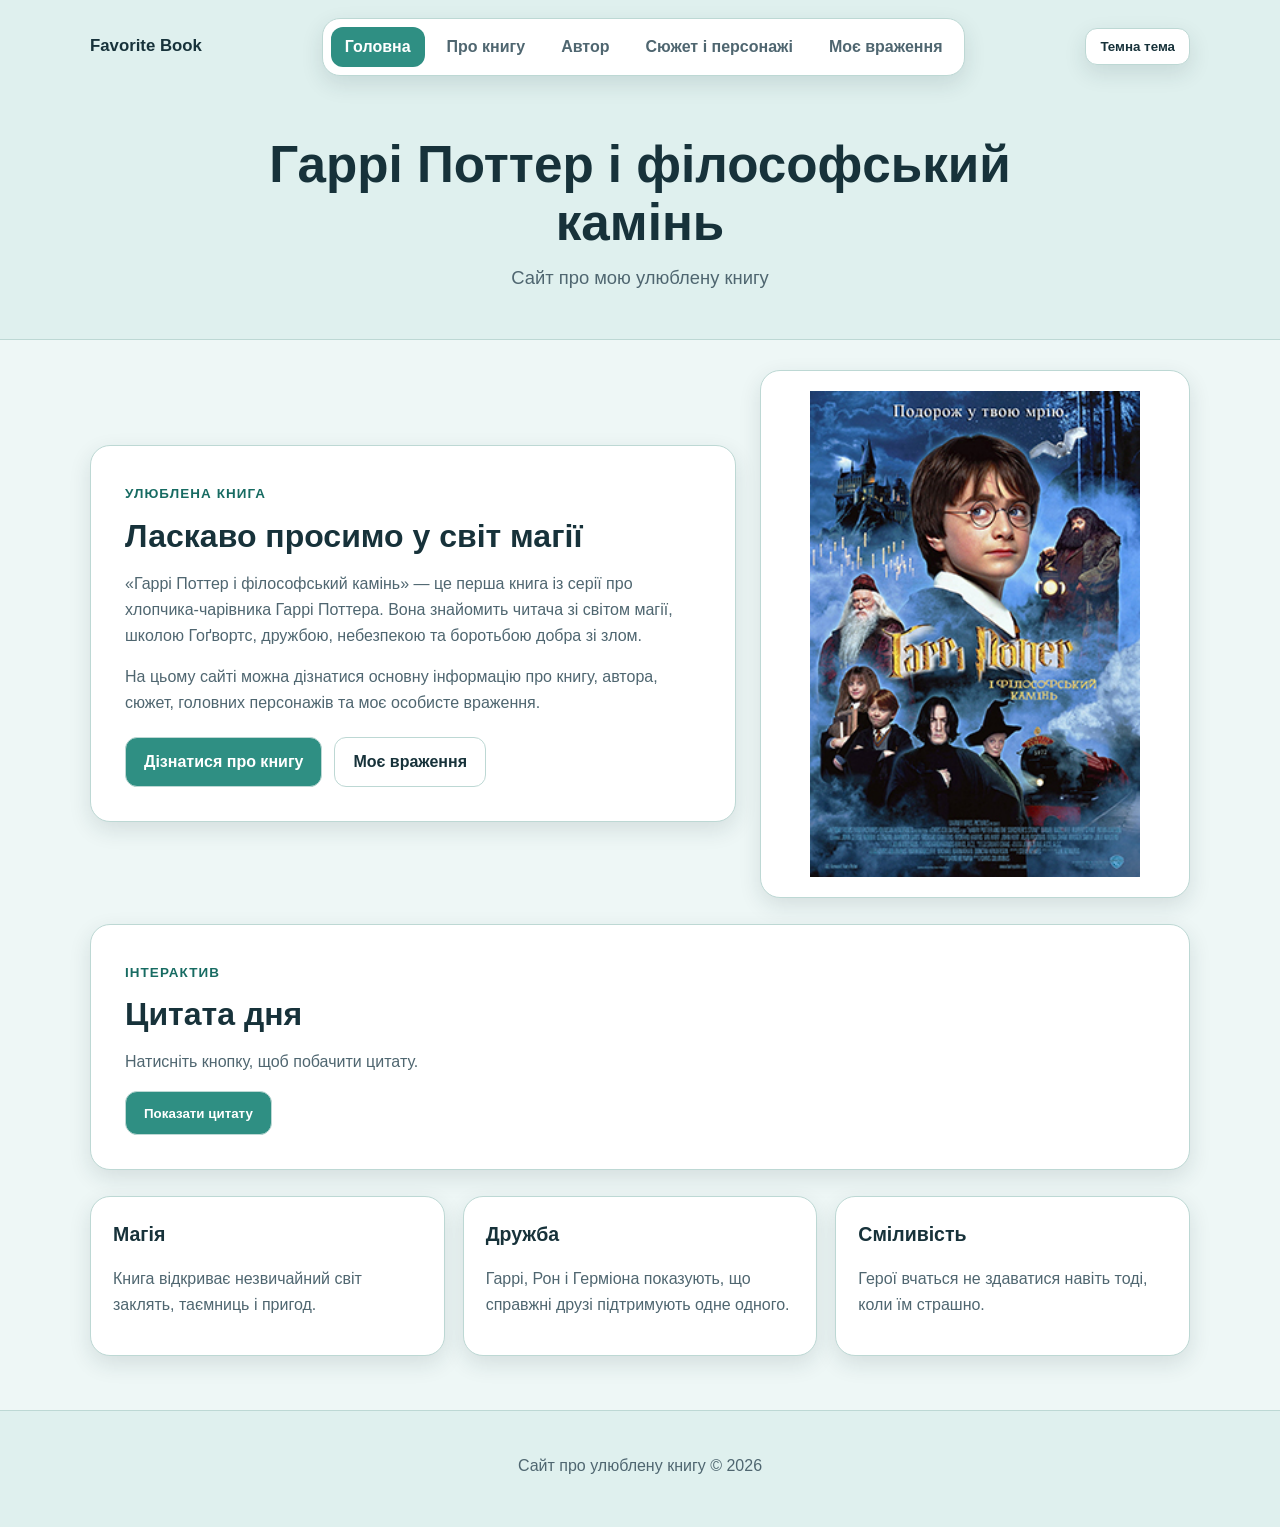
<file: index.html>
<!DOCTYPE html>
<html lang="uk">
<head>
    <meta charset="UTF-8">
    <meta name="viewport" content="width=device-width, initial-scale=1.0">
    <title>Улюблена книга</title>
    <link rel="stylesheet" href="css/styles.css">
    <script src="js/script.js" defer></script>
</head>
<body>

<header class="site-header">
    <nav class="container top-nav" aria-label="Головне меню">
        <a class="logo" href="index.html">Favorite Book</a>
        <ul class="nav-menu">
                <li><a href="index.html" class="active">Головна</a></li>
                <li><a href="book.html" class="">Про книгу</a></li>
                <li><a href="author.html" class="">Автор</a></li>
                <li><a href="characters.html" class="">Сюжет і персонажі</a></li>
                <li><a href="impression.html" class="">Моє враження</a></li>
        </ul>
        <button id="themeBtn" class="theme-button" type="button">Темна тема</button>
    </nav>

    <section class="container header-content">
        <span class="decor-dot"></span>
        <h1>Гаррі Поттер і філософський камінь</h1>
        <p>Сайт про мою улюблену книгу</p>
    </section>
</header>

<main class="container page-content">

    <section class="hero hero-home">
        <article class="hero-text reveal">
            <span class="eyebrow">Улюблена книга</span>
            <h2>Ласкаво просимо у світ магії</h2>
            <p>
                «Гаррі Поттер і філософський камінь» — це перша книга із серії
                про хлопчика-чарівника Гаррі Поттера. Вона знайомить читача зі
                світом магії, школою Гоґвортс, дружбою, небезпекою та боротьбою
                добра зі злом.
            </p>
            <p>
                На цьому сайті можна дізнатися основну інформацію про книгу,
                автора, сюжет, головних персонажів та моє особисте враження.
            </p>
            <div class="hero-actions">
                <a class="primary-link" href="book.html">Дізнатися про книгу</a>
                <a class="secondary-link" href="impression.html">Моє враження</a>
            </div>
        </article>

        <article class="hero-image reveal">
            <img src="images/cover.jpg" alt="Обкладинка книги Гаррі Поттер і філософський камінь">
        </article>
    </section>

    <section class="quote-section reveal">
        <span class="eyebrow">Інтерактив</span>
        <h2>Цитата дня</h2>
        <p id="quoteText">Натисніть кнопку, щоб побачити цитату.</p>
        <button id="quoteBtn" class="main-button">Показати цитату</button>
    </section>

    <section class="features-grid">
        <article class="mini-card reveal">
            <h3>Магія</h3>
            <p>Книга відкриває незвичайний світ заклять, таємниць і пригод.</p>
        </article>
        <article class="mini-card reveal">
            <h3>Дружба</h3>
            <p>Гаррі, Рон і Герміона показують, що справжні друзі підтримують одне одного.</p>
        </article>
        <article class="mini-card reveal">
            <h3>Сміливість</h3>
            <p>Герої вчаться не здаватися навіть тоді, коли їм страшно.</p>
        </article>
    </section>
    
</main>

<footer class="site-footer">
    <p>Сайт про улюблену книгу © 2026</p>
</footer>

</body>
</html>
</file>
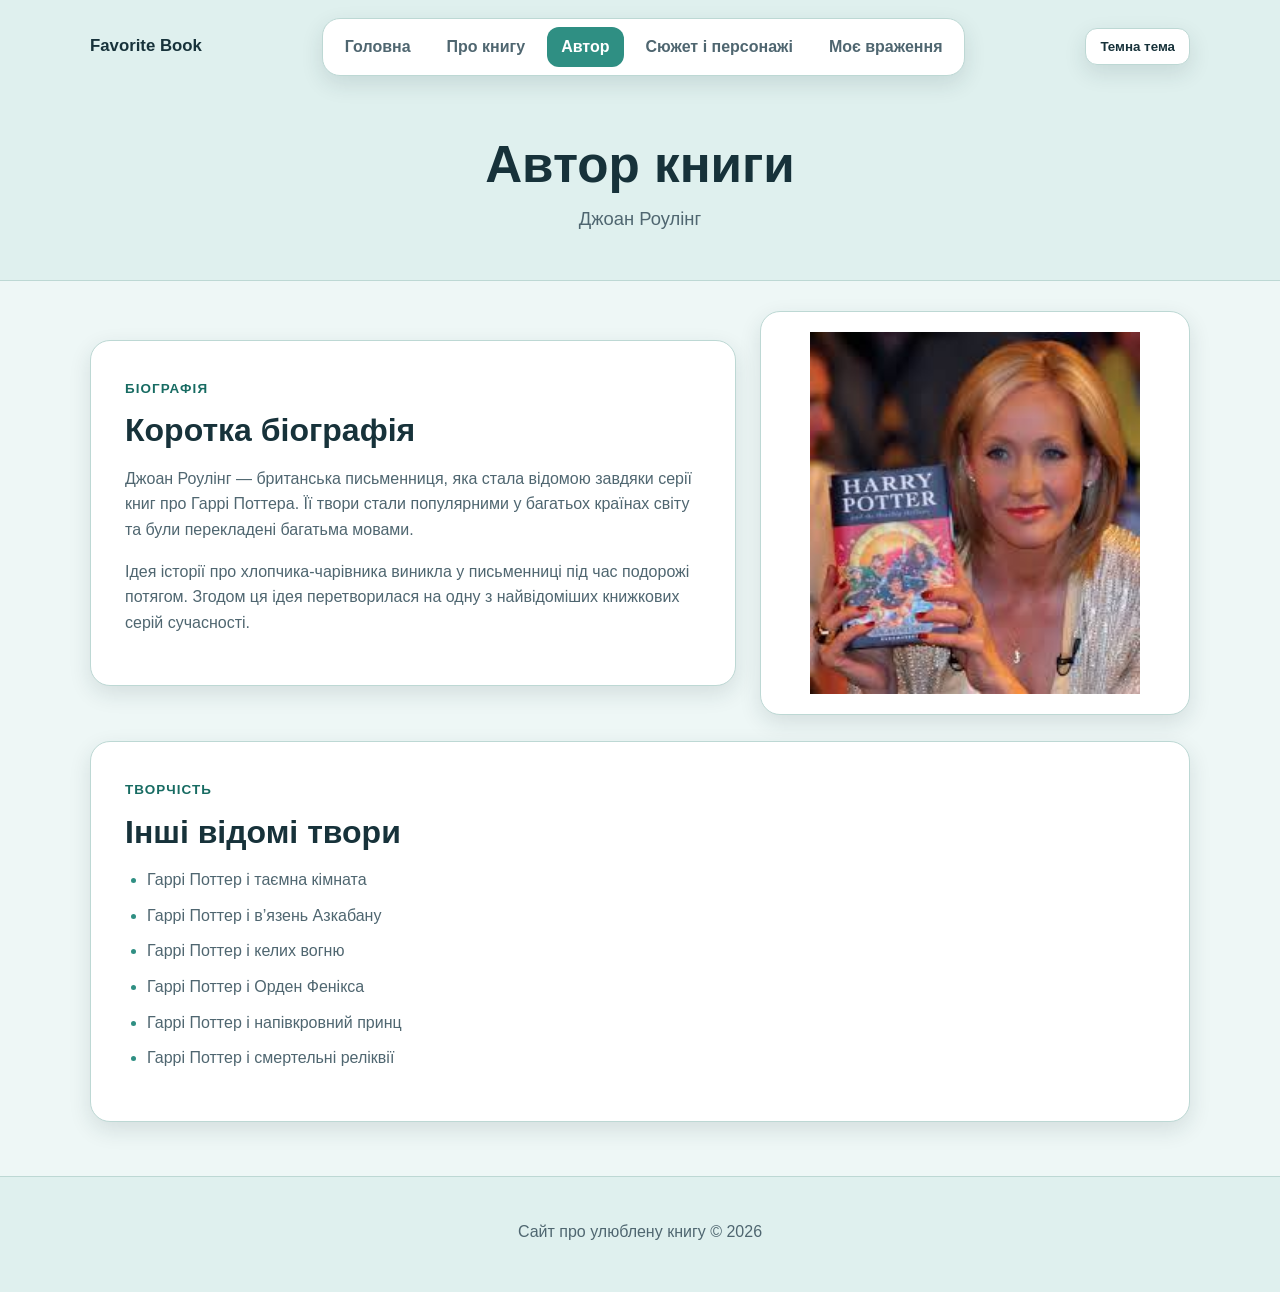
<file: author.html>
<!DOCTYPE html>
<html lang="uk">
<head>
    <meta charset="UTF-8">
    <meta name="viewport" content="width=device-width, initial-scale=1.0">
    <title>Автор</title>
    <link rel="stylesheet" href="css/styles.css">
    <script src="js/script.js" defer></script>
</head>
<body>

<header class="site-header">
    <nav class="container top-nav" aria-label="Головне меню">
        <a class="logo" href="index.html">Favorite Book</a>
        <ul class="nav-menu">
                <li><a href="index.html" class="">Головна</a></li>
                <li><a href="book.html" class="">Про книгу</a></li>
                <li><a href="author.html" class="active">Автор</a></li>
                <li><a href="characters.html" class="">Сюжет і персонажі</a></li>
                <li><a href="impression.html" class="">Моє враження</a></li>
        </ul>
        <button id="themeBtn" class="theme-button" type="button">Темна тема</button>
    </nav>

    <section class="container header-content">
        <span class="decor-dot"></span>
        <h1>Автор книги</h1>
        <p>Джоан Роулінг</p>
    </section>
</header>

<main class="container page-content">

    <section class="two-column">
        <article class="content-card reveal">
            <span class="eyebrow">Біографія</span>
            <h2>Коротка біографія</h2>
            <p>
                Джоан Роулінг — британська письменниця, яка стала відомою завдяки
                серії книг про Гаррі Поттера. Її твори стали популярними у багатьох
                країнах світу та були перекладені багатьма мовами.
            </p>
            <p>
                Ідея історії про хлопчика-чарівника виникла у письменниці під час
                подорожі потягом. Згодом ця ідея перетворилася на одну з
                найвідоміших книжкових серій сучасності.
            </p>
        </article>

        <article class="image-card reveal">
            <img src="images/auoth.jpg" alt="Ілюстрація авторки книги">
        </article>
    </section>

    <section class="content-card reveal">
        <span class="eyebrow">Творчість</span>
        <h2>Інші відомі твори</h2>
        <ul class="styled-list">
            <li>Гаррі Поттер і таємна кімната</li>
            <li>Гаррі Поттер і в’язень Азкабану</li>
            <li>Гаррі Поттер і келих вогню</li>
            <li>Гаррі Поттер і Орден Фенікса</li>
            <li>Гаррі Поттер і напівкровний принц</li>
            <li>Гаррі Поттер і смертельні реліквії</li>
        </ul>
    </section>
    
</main>

<footer class="site-footer">
    <p>Сайт про улюблену книгу © 2026</p>
</footer>

</body>
</html>
</file>
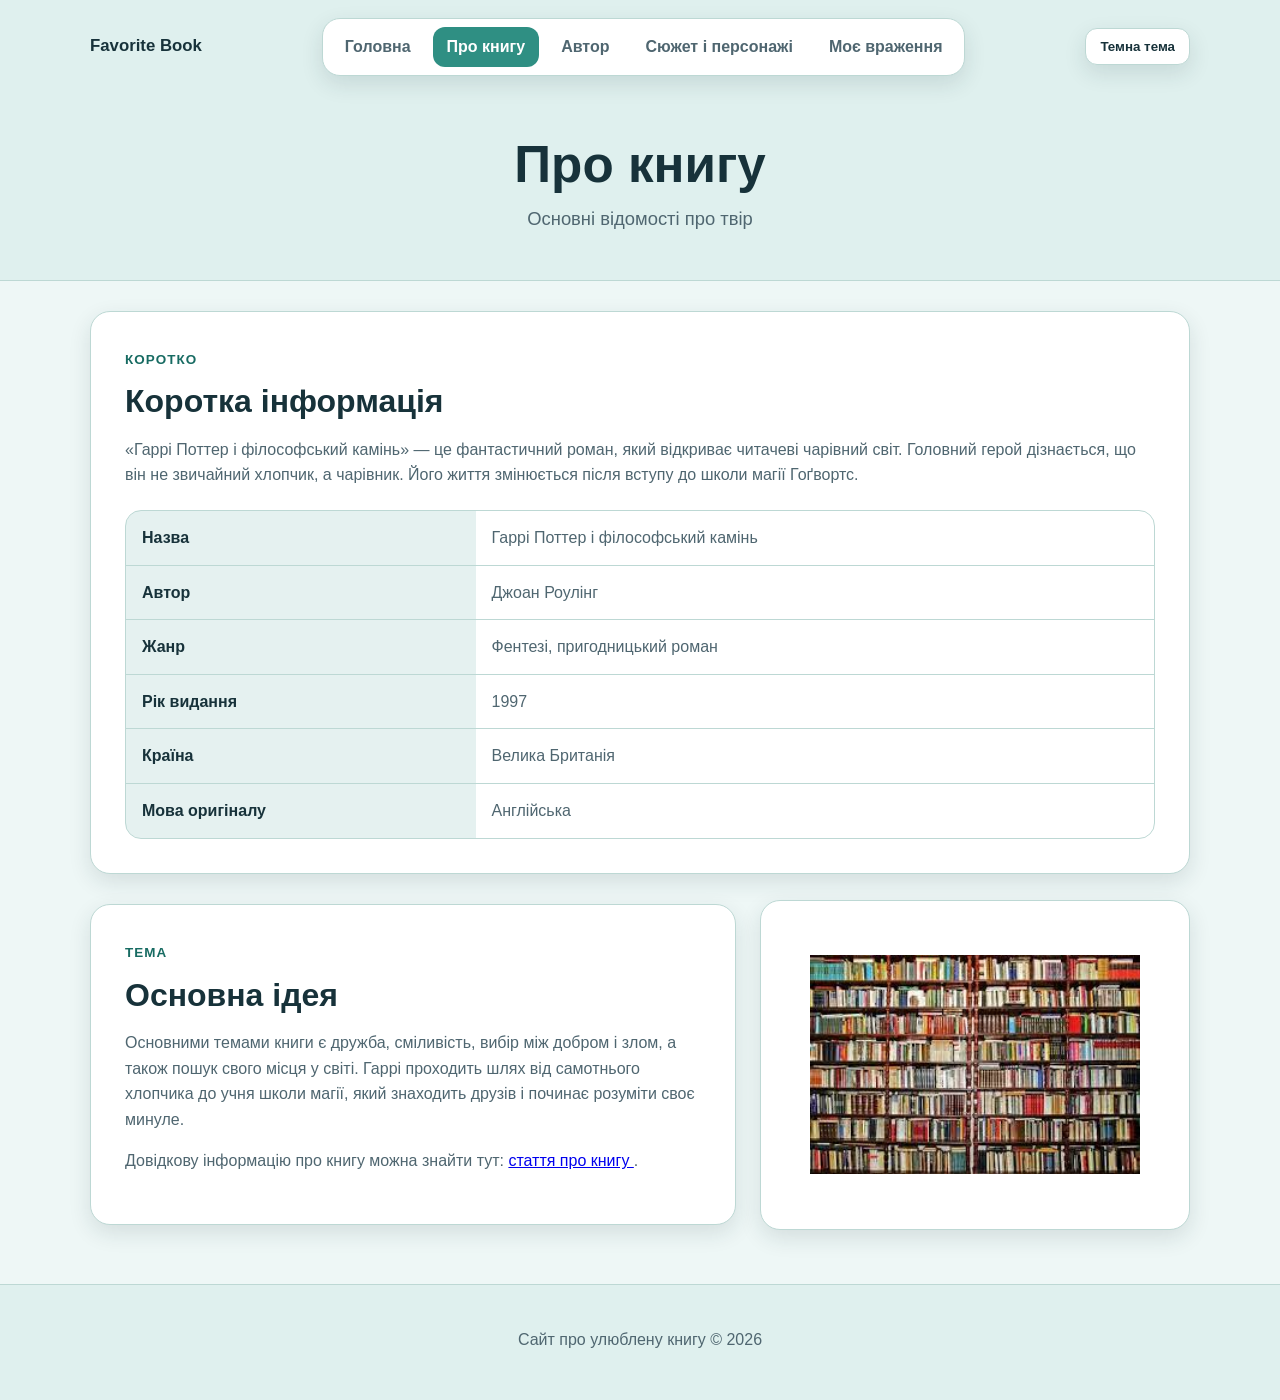
<file: book.html>
<!DOCTYPE html>
<html lang="uk">
<head>
    <meta charset="UTF-8">
    <meta name="viewport" content="width=device-width, initial-scale=1.0">
    <title>Про книгу</title>
    <link rel="stylesheet" href="css/styles.css">
    <script src="js/script.js" defer></script>
</head>
<body>

<header class="site-header">
    <nav class="container top-nav" aria-label="Головне меню">
        <a class="logo" href="index.html">Favorite Book</a>
        <ul class="nav-menu">
                <li><a href="index.html" class="">Головна</a></li>
                <li><a href="book.html" class="active">Про книгу</a></li>
                <li><a href="author.html" class="">Автор</a></li>
                <li><a href="characters.html" class="">Сюжет і персонажі</a></li>
                <li><a href="impression.html" class="">Моє враження</a></li>
        </ul>
        <button id="themeBtn" class="theme-button" type="button">Темна тема</button>
    </nav>

    <section class="container header-content">
        <span class="decor-dot"></span>
        <h1>Про книгу</h1>
        <p>Основні відомості про твір</p>
    </section>
</header>

<main class="container page-content">

    <section class="content-card reveal">
        <span class="eyebrow">Коротко</span>
        <h2>Коротка інформація</h2>
        <p>
            «Гаррі Поттер і філософський камінь» — це фантастичний роман,
            який відкриває читачеві чарівний світ. Головний герой дізнається,
            що він не звичайний хлопчик, а чарівник. Його життя змінюється
            після вступу до школи магії Гоґвортс.
        </p>

        <div class="table-wrap">
            <table>
                <tr>
                    <th>Назва</th>
                    <td>Гаррі Поттер і філософський камінь</td>
                </tr>
                <tr>
                    <th>Автор</th>
                    <td>Джоан Роулінг</td>
                </tr>
                <tr>
                    <th>Жанр</th>
                    <td>Фентезі, пригодницький роман</td>
                </tr>
                <tr>
                    <th>Рік видання</th>
                    <td>1997</td>
                </tr>
                <tr>
                    <th>Країна</th>
                    <td>Велика Британія</td>
                </tr>
                <tr>
                    <th>Мова оригіналу</th>
                    <td>Англійська</td>
                </tr>
            </table>
        </div>
    </section>

    <section class="two-column">
        <article class="content-card reveal">
            <span class="eyebrow">Тема</span>
            <h2>Основна ідея</h2>
            <p>
                Основними темами книги є дружба, сміливість, вибір між добром і злом,
                а також пошук свого місця у світі. Гаррі проходить шлях від самотнього
                хлопчика до учня школи магії, який знаходить друзів і починає
                розуміти своє минуле.
            </p>
            <p>
                Довідкову інформацію про книгу можна знайти тут:
                <a href="https://uk.wikipedia.org/wiki/Гаррі_Поттер_і_філософський_камінь" target="_blank" rel="noopener">
                    стаття про книгу
                </a>.
            </p>
        </article>

        <article class="image-card reveal">
            <img src="images/book.jpg" alt="Ілюстрація чарівної книги">
        </article>
    </section>
    
</main>

<footer class="site-footer">
    <p>Сайт про улюблену книгу © 2026</p>
</footer>

</body>
</html>
</file>
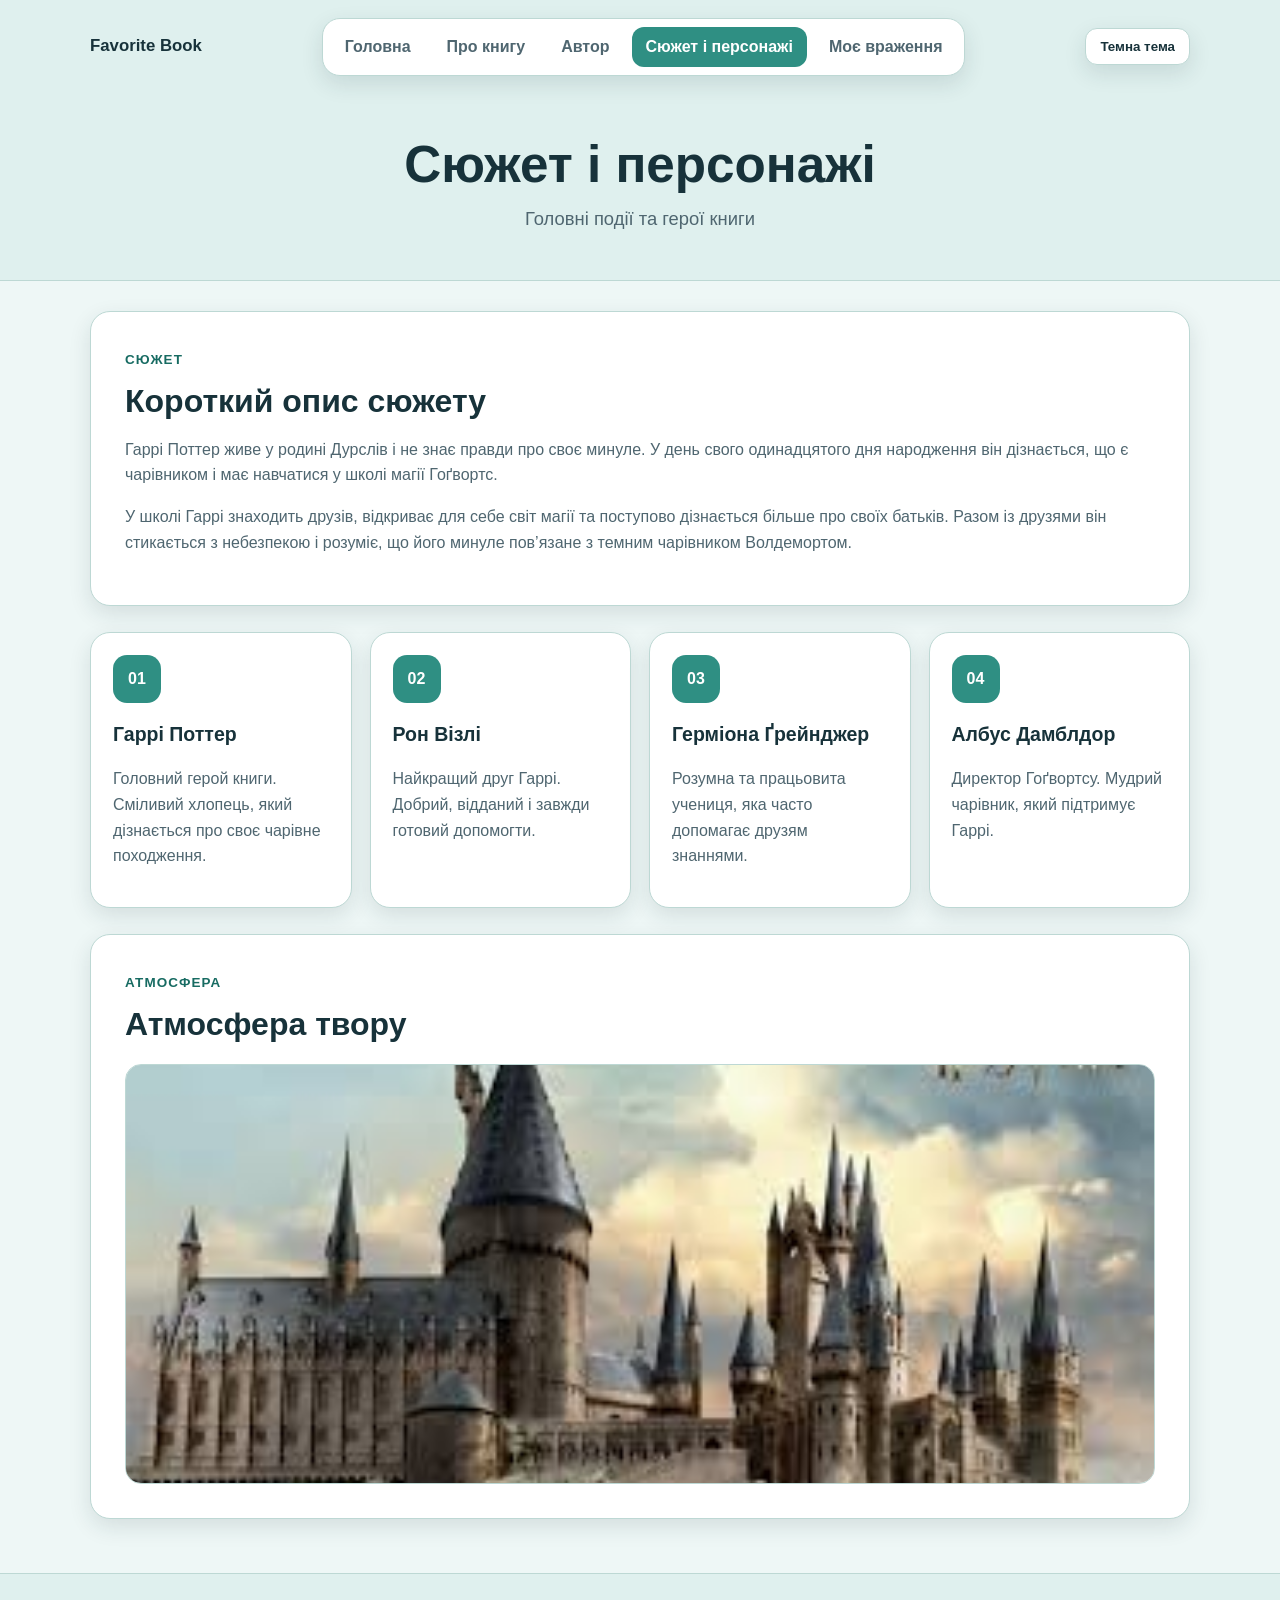
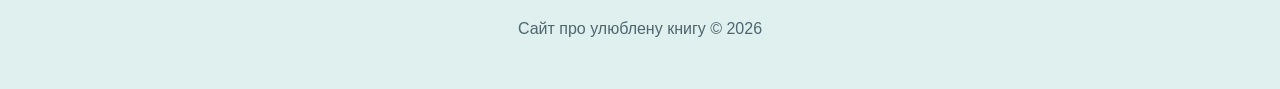
<file: characters.html>
<!DOCTYPE html>
<html lang="uk">
<head>
    <meta charset="UTF-8">
    <meta name="viewport" content="width=device-width, initial-scale=1.0">
    <title>Сюжет і персонажі</title>
    <link rel="stylesheet" href="css/styles.css">
    <script src="js/script.js" defer></script>
</head>
<body>

<header class="site-header">
    <nav class="container top-nav" aria-label="Головне меню">
        <a class="logo" href="index.html">Favorite Book</a>
        <ul class="nav-menu">
                <li><a href="index.html" class="">Головна</a></li>
                <li><a href="book.html" class="">Про книгу</a></li>
                <li><a href="author.html" class="">Автор</a></li>
                <li><a href="characters.html" class="active">Сюжет і персонажі</a></li>
                <li><a href="impression.html" class="">Моє враження</a></li>
        </ul>
        <button id="themeBtn" class="theme-button" type="button">Темна тема</button>
    </nav>

    <section class="container header-content">
        <span class="decor-dot"></span>
        <h1>Сюжет і персонажі</h1>
        <p>Головні події та герої книги</p>
    </section>
</header>

<main class="container page-content">

    <section class="content-card reveal">
        <span class="eyebrow">Сюжет</span>
        <h2>Короткий опис сюжету</h2>
        <p>
            Гаррі Поттер живе у родині Дурслів і не знає правди про своє минуле.
            У день свого одинадцятого дня народження він дізнається, що є
            чарівником і має навчатися у школі магії Гоґвортс.
        </p>
        <p>
            У школі Гаррі знаходить друзів, відкриває для себе світ магії та
            поступово дізнається більше про своїх батьків. Разом із друзями він
            стикається з небезпекою і розуміє, що його минуле пов’язане з темним
            чарівником Волдемортом.
        </p>
    </section>

    <section class="characters-grid">
        <article class="character-card reveal">
            <span>01</span>
            <h3>Гаррі Поттер</h3>
            <p>Головний герой книги. Сміливий хлопець, який дізнається про своє чарівне походження.</p>
        </article>

        <article class="character-card reveal">
            <span>02</span>
            <h3>Рон Візлі</h3>
            <p>Найкращий друг Гаррі. Добрий, відданий і завжди готовий допомогти.</p>
        </article>

        <article class="character-card reveal">
            <span>03</span>
            <h3>Герміона Ґрейнджер</h3>
            <p>Розумна та працьовита учениця, яка часто допомагає друзям знаннями.</p>
        </article>

        <article class="character-card reveal">
            <span>04</span>
            <h3>Албус Дамблдор</h3>
            <p>Директор Гоґвортсу. Мудрий чарівник, який підтримує Гаррі.</p>
        </article>
    </section>

    <section class="content-card reveal">
        <span class="eyebrow">Атмосфера</span>
        <h2>Атмосфера твору</h2>
        <img class="wide-image" src="images/hogwarts.jpg" alt="Ілюстрація школи магії Гоґвортс">
    </section>
    
</main>

<footer class="site-footer">
    <p>Сайт про улюблену книгу © 2026</p>
</footer>

</body>
</html>
</file>
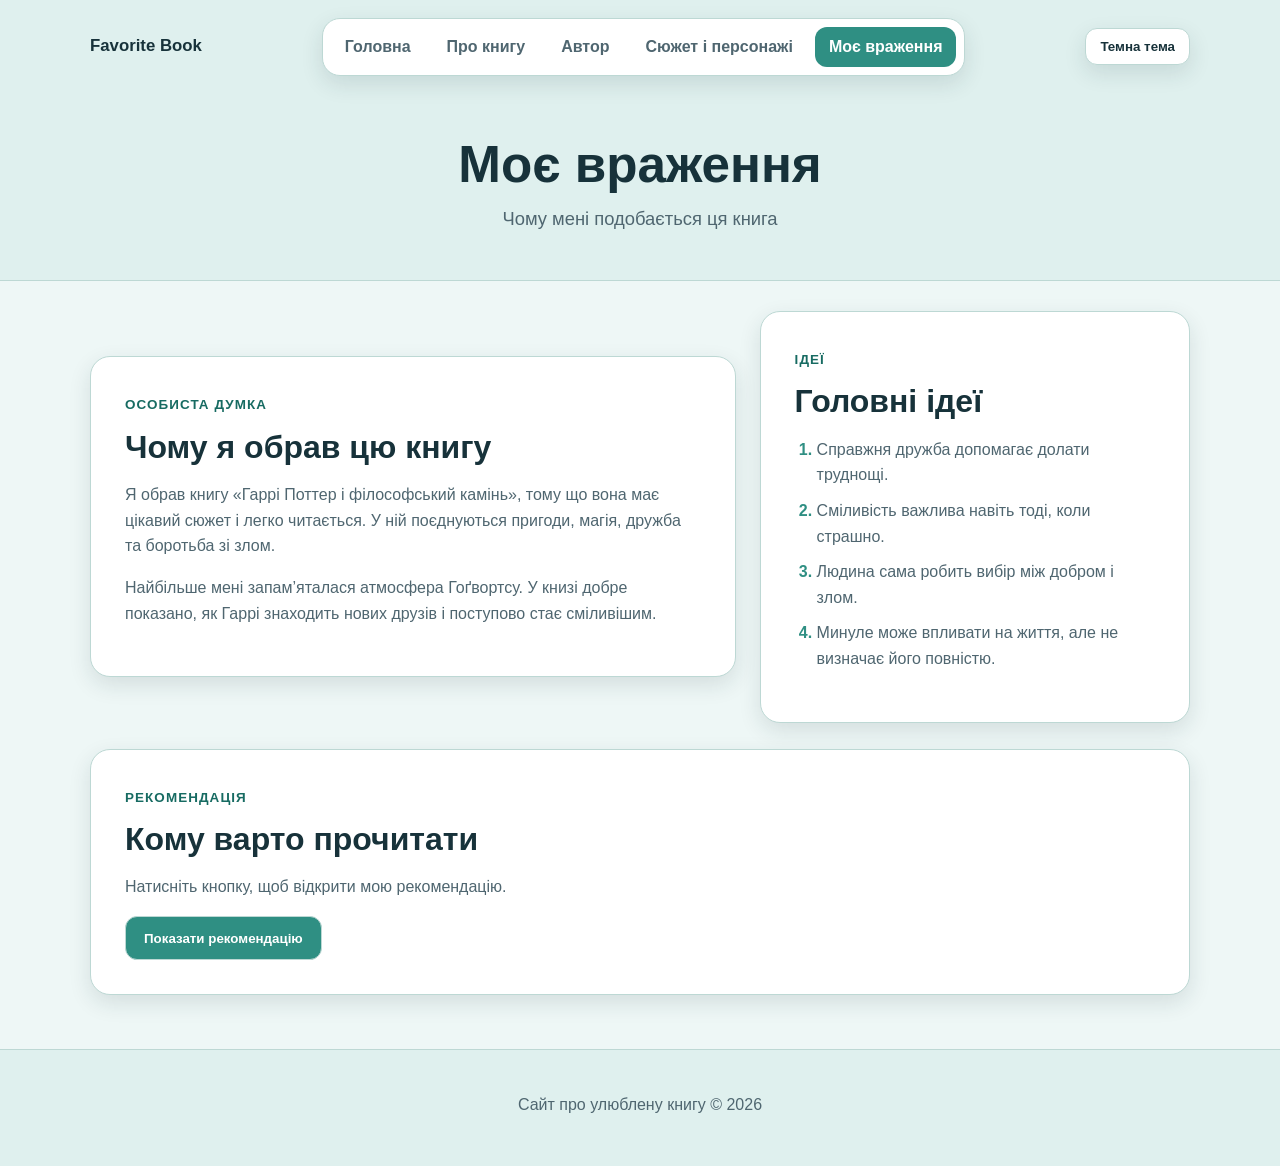
<file: impression.html>
<!DOCTYPE html>
<html lang="uk">
<head>
    <meta charset="UTF-8">
    <meta name="viewport" content="width=device-width, initial-scale=1.0">
    <title>Моє враження</title>
    <link rel="stylesheet" href="css/styles.css">
    <script src="js/script.js" defer></script>
</head>
<body>

<header class="site-header">
    <nav class="container top-nav" aria-label="Головне меню">
        <a class="logo" href="index.html">Favorite Book</a>
        <ul class="nav-menu">
                <li><a href="index.html" class="">Головна</a></li>
                <li><a href="book.html" class="">Про книгу</a></li>
                <li><a href="author.html" class="">Автор</a></li>
                <li><a href="characters.html" class="">Сюжет і персонажі</a></li>
                <li><a href="impression.html" class="active">Моє враження</a></li>
        </ul>
        <button id="themeBtn" class="theme-button" type="button">Темна тема</button>
    </nav>

    <section class="container header-content">
        <span class="decor-dot"></span>
        <h1>Моє враження</h1>
        <p>Чому мені подобається ця книга</p>
    </section>
</header>

<main class="container page-content">

    <section class="two-column">
        <article class="content-card reveal">
            <span class="eyebrow">Особиста думка</span>
            <h2>Чому я обрав цю книгу</h2>
            <p>
                Я обрав книгу «Гаррі Поттер і філософський камінь», тому що вона має
                цікавий сюжет і легко читається. У ній поєднуються пригоди, магія,
                дружба та боротьба зі злом.
            </p>
            <p>
                Найбільше мені запам’яталася атмосфера Гоґвортсу. У книзі добре
                показано, як Гаррі знаходить нових друзів і поступово стає сміливішим.
            </p>
        </article>

        <article class="content-card reveal">
            <span class="eyebrow">Ідеї</span>
            <h2>Головні ідеї</h2>
            <ol class="styled-list numbered">
                <li>Справжня дружба допомагає долати труднощі.</li>
                <li>Сміливість важлива навіть тоді, коли страшно.</li>
                <li>Людина сама робить вибір між добром і злом.</li>
                <li>Минуле може впливати на життя, але не визначає його повністю.</li>
            </ol>
        </article>
    </section>

    <section class="content-card recommendation-card reveal">
        <span class="eyebrow">Рекомендація</span>
        <h2>Кому варто прочитати</h2>
        <p class="muted">Натисніть кнопку, щоб відкрити мою рекомендацію.</p>
        <button id="recommendBtn" class="main-button">Показати рекомендацію</button>

        <div id="recommendBlock" class="recommendation hidden">
            <p>
                Я рекомендую цю книгу підліткам і дорослим, які люблять пригоди,
                фантастику та історії про дружбу. Вона підходить для тих, хто хоче
                прочитати цікаву, емоційну і не дуже складну книгу.
            </p>
        </div>
    </section>
    
</main>

<footer class="site-footer">
    <p>Сайт про улюблену книгу © 2026</p>
</footer>

</body>
</html>
</file>
<file: css/styles.css>
:root {
    --page-bg: #eef7f6;
    --header-bg: #dff0ee;
    --card-bg: #ffffff;
    --text: #17323a;
    --muted: #4f6670;
    --accent: #2f8f83;
    --accent-dark: #176b62;
    --border: #bdd8d4;
    --shadow: 0 8px 22px rgba(23, 50, 58, 0.12);
}

body.dark-theme {
    --page-bg: #18152a;
    --header-bg: #231f3a;
    --card-bg: #2c2744;
    --text: #f7f2ff;
    --muted: #d5cbe8;
    --accent: #e0a100;
    --accent-dark: #ffca45;
    --border: #4a405f;
    --shadow: 0 8px 22px rgba(0, 0, 0, 0.25);
}

* {
    box-sizing: border-box;
}

html {
    scroll-behavior: smooth;
}

body {
    margin: 0;
    min-height: 100vh;
    font-family: Arial, Helvetica, sans-serif;
    line-height: 1.6;
    color: var(--text);
    background: var(--page-bg);
}

img {
    max-width: 100%;
    display: block;
}

.container {
    width: min(1100px, calc(100% - 32px));
    margin: 0 auto;
}

.site-header {
    background: var(--header-bg);
    border-bottom: 1px solid var(--border);
}

.top-nav {
    display: flex;
    align-items: center;
    justify-content: space-between;
    gap: 18px;
    padding: 18px 0;
}

.logo {
    color: var(--text);
    text-decoration: none;
    font-size: 1.05rem;
    font-weight: 700;
    white-space: nowrap;
}

.nav-menu {
    display: flex;
    justify-content: center;
    flex-wrap: wrap;
    gap: 8px;
    padding: 8px;
    margin: 0;
    list-style: none;
    border: 1px solid var(--border);
    border-radius: 18px;
    background: var(--card-bg);
    box-shadow: var(--shadow);
}

.nav-menu a {
    display: inline-flex;
    align-items: center;
    justify-content: center;
    min-height: 36px;
    padding: 7px 14px;
    color: var(--muted);
    text-decoration: none;
    border-radius: 12px;
    font-weight: 600;
    transition: 0.2s ease;
}

.nav-menu a:hover,
.nav-menu a.active {
    color: #ffffff;
    background: var(--accent);
}

.theme-button,
.main-button,
.primary-link,
.secondary-link {
    cursor: pointer;
    text-decoration: none;
    font-family: inherit;
    font-weight: 700;
    border-radius: 12px;
    transition: 0.2s ease;
}

.theme-button {
    padding: 10px 14px;
    color: var(--text);
    background: var(--card-bg);
    border: 1px solid var(--border);
    box-shadow: var(--shadow);
}

.theme-button:hover,
.main-button:hover,
.primary-link:hover,
.secondary-link:hover {
    transform: translateY(-2px);
}

.header-content {
    text-align: center;
    padding: 42px 16px 46px;
}

.decor-dot {
    display: none;
}

.header-content h1 {
    margin: 0 0 10px;
    max-width: 820px;
    margin-left: auto;
    margin-right: auto;
    font-size: clamp(2rem, 4vw, 3.2rem);
    line-height: 1.15;
    color: var(--text);
}

.header-content p {
    margin: 0;
    color: var(--muted);
    font-size: 1.15rem;
}

.page-content {
    display: grid;
    gap: 26px;
    padding: 30px 0 54px;
}

.hero,
.two-column {
    display: grid;
    grid-template-columns: minmax(0, 1.2fr) minmax(260px, 0.8fr);
    gap: 24px;
    align-items: center;
}

.hero-text,
.content-card,
.quote-section,
.character-card,
.mini-card,
.image-card,
.hero-image {
    background: var(--card-bg);
    border: 1px solid var(--border);
    border-radius: 20px;
    box-shadow: var(--shadow);
}

.hero-text,
.content-card,
.quote-section {
    padding: clamp(22px, 4vw, 34px);
}

.hero-text h2,
.content-card h2,
.quote-section h2 {
    margin: 4px 0 14px;
    font-size: clamp(1.45rem, 2.5vw, 2.2rem);
    line-height: 1.2;
    color: var(--text);
}

.hero-text p,
.content-card p,
.quote-section p,
.character-card p,
.mini-card p,
li,
td,
th {
    color: var(--muted);
    font-size: 1rem;
}

.eyebrow {
    display: inline-block;
    margin-bottom: 8px;
    color: var(--accent-dark);
    font-size: 0.84rem;
    font-weight: 700;
    letter-spacing: 0.08em;
    text-transform: uppercase;
}

.eyebrow::before {
    content: "";
}

.hero-actions {
    display: flex;
    flex-wrap: wrap;
    gap: 12px;
    margin-top: 22px;
}

.primary-link,
.secondary-link,
.main-button {
    display: inline-flex;
    align-items: center;
    justify-content: center;
    min-height: 44px;
    padding: 11px 18px;
    border: 1px solid var(--border);
}

.primary-link,
.main-button {
    color: #ffffff;
    background: var(--accent);
}

.secondary-link {
    color: var(--text);
    background: var(--card-bg);
}

.hero-image,
.image-card {
    min-height: 330px;
    display: grid;
    place-items: center;
    padding: 20px;
}

.hero-image img,
.image-card img {
    width: min(330px, 100%);
}

.features-grid,
.characters-grid {
    display: grid;
    grid-template-columns: repeat(3, 1fr);
    gap: 18px;
}

.characters-grid {
    grid-template-columns: repeat(4, 1fr);
}

.mini-card,
.character-card {
    padding: 22px;
}

.mini-card:hover,
.character-card:hover,
.content-card:hover,
.image-card:hover,
.hero-text:hover,
.quote-section:hover {
    border-color: var(--accent);
}

.mini-card h3,
.character-card h3 {
    margin: 0 0 10px;
    font-size: 1.22rem;
    color: var(--text);
}

.character-card span,
.mini-card span {
    display: inline-grid;
    place-items: center;
    width: 48px;
    height: 48px;
    margin-bottom: 16px;
    border-radius: 14px;
    color: #ffffff;
    background: var(--accent);
    font-size: 1rem;
    font-weight: 700;
}

.table-wrap {
    margin-top: 22px;
    overflow-x: auto;
    border-radius: 16px;
    border: 1px solid var(--border);
}

table {
    width: 100%;
    min-width: 560px;
    border-collapse: collapse;
    overflow: hidden;
}

th,
td {
    padding: 14px 16px;
    text-align: left;
    border-bottom: 1px solid var(--border);
}

th {
    width: 34%;
    color: var(--text);
    background: rgba(47, 143, 131, 0.12);
}

tr:last-child th,
tr:last-child td {
    border-bottom: 0;
}

.styled-list {
    display: grid;
    gap: 10px;
    padding-left: 22px;
}

.styled-list li::marker {
    color: var(--accent);
    font-weight: 700;
}

.wide-image {
    width: 100%;
    max-height: 420px;
    object-fit: cover;
    border-radius: 16px;
    margin-top: 20px;
    border: 1px solid var(--border);
}

.recommendation {
    margin-top: 18px;
    padding: 18px;
    border-radius: 16px;
    color: var(--text);
    background: rgba(47, 143, 131, 0.12);
    border: 1px solid rgba(47, 143, 131, 0.28);
}

.hidden {
    display: none;
}

.muted {
    color: var(--muted);
}

.site-footer {
    padding: 26px 16px 32px;
    text-align: center;
    color: var(--muted);
    border-top: 1px solid var(--border);
    background: var(--header-bg);
}

.reveal {
    opacity: 1;
    transform: none;
}

.reveal.visible {
    opacity: 1;
    transform: none;
}

@media (max-width: 950px) {
    .top-nav {
        flex-direction: column;
    }

    .nav-menu {
        border-radius: 18px;
    }

    .hero,
    .two-column {
        grid-template-columns: 1fr;
    }

    .features-grid,
    .characters-grid {
        grid-template-columns: repeat(2, 1fr);
    }
}

@media (max-width: 640px) {
    .container {
        width: min(100% - 22px, 1100px);
    }

    .nav-menu {
        width: 100%;
        display: grid;
        grid-template-columns: 1fr;
        gap: 6px;
        padding: 8px;
    }

    .nav-menu a,
    .theme-button,
    .primary-link,
    .secondary-link,
    .main-button {
        width: 100%;
    }

    .header-content {
        padding: 30px 10px 34px;
    }

    .features-grid,
    .characters-grid {
        grid-template-columns: 1fr;
    }

    .hero-image,
    .image-card {
        min-height: 250px;
    }

    .hero-actions {
        flex-direction: column;
    }
}

@media (max-width: 640px) {
    html, body {
        width: 100%;
        overflow-x: hidden;
    }

    .container {
        width: 100%;
        max-width: 100%;
        padding-left: 16px;
        padding-right: 16px;
    }

    header {
        width: 100%;
        padding: 16px 0 28px;
    }

    .header-content {
        text-align: center;
    }

    .header-content h1 {
        font-size: 34px;
        line-height: 1.2;
    }

    .header-content p {
        font-size: 18px;
    }

    .nav-menu {
        width: 100%;
        flex-direction: column;
        gap: 8px;
        padding: 10px;
    }

    .nav-menu a {
        display: block;
        width: 100%;
        text-align: center;
        padding: 14px;
    }

    .theme-box {
        width: 100%;
        padding: 0 16px;
        margin-top: 18px;
    }

    #themeBtn {
        width: 100%;
    }

    .two-column,
    .hero,
    .characters-grid {
        grid-template-columns: 1fr;
    }

    .content-card,
    .image-card,
    .quote-section {
        width: 100%;
        padding: 20px;
    }

    table {
        width: 100%;
        min-width: 0;
    }

    table,
    tbody,
    tr,
    th,
    td {
        display: block;
    }

    tr {
        margin-bottom: 12px;
        border: 1px solid #b9d8d4;
        border-radius: 12px;
        overflow: hidden;
    }

    th,
    td {
        width: 100%;
        padding: 10px;
        text-align: left;
    }

    img {
        max-width: 100%;
        height: auto;
    }
}
</file>
